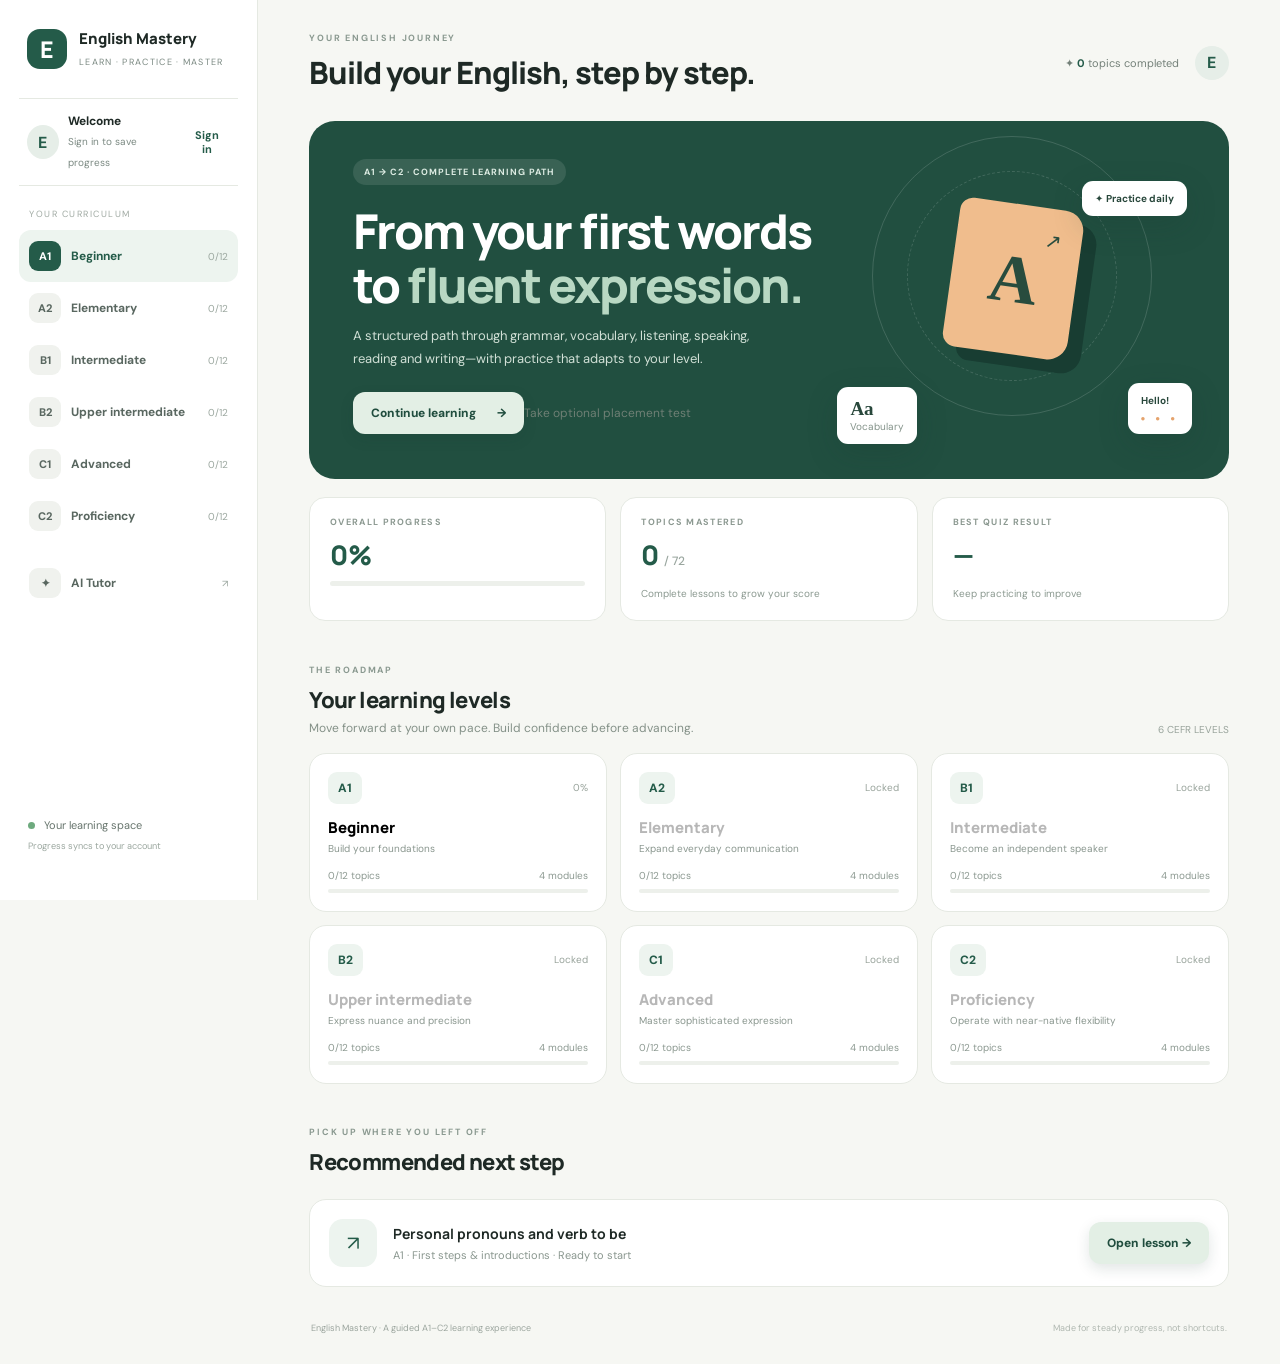
<file: index.html>
<!doctype html>
<html lang="es"><head><meta charset="utf-8"><meta name="viewport" content="width=device-width,initial-scale=1"><meta name="theme-color" content="#f6f7f3"><title>English Mastery · A1—C2</title><link rel="stylesheet" href="/styles.css"><link rel="stylesheet" href="/learning.css"></head><body>
<div class="app-shell"><aside class="sidebar"><a class="brand" href="#home"><span class="brand-mark">E</span><span><b>English Mastery</b><small>LEARN · PRACTICE · MASTER</small></span></a><div class="profile" id="profile"><div class="avatar">E</div><div><b>Welcome</b><small>Sign in to save progress</small></div><button class="text-btn" id="signBtn">Sign in</button></div><nav id="levelNav" aria-label="Course levels"></nav><div class="side-foot"><span class="live-dot"></span> Your learning space<br><small>Progress syncs to your account</small></div></aside>
<main class="main"><header class="topbar"><div><div class="eyebrow">YOUR ENGLISH JOURNEY</div><h1 id="pageTitle">Build your English, step by step.</h1></div><div class="top-actions"><span class="streak">✦ <b id="doneCount">0</b> topics completed</span><button class="avatar-mini" id="accountBtn" aria-label="Account">E</button></div></header>
<section id="diagnostic" class="view"><div id="diagnosticContent"></div></section>
<section id="dashboard" class="view active"><div class="hero"><div class="hero-copy"><span class="pill light">A1 → C2 · COMPLETE LEARNING PATH</span><h2>From your first words<br>to <em>fluent expression.</em></h2><p>A structured path through grammar, vocabulary, listening, speaking, reading and writing—with practice that adapts to your level.</p><button class="primary" id="continueBtn">Continue learning <span>→</span></button><button class="back-link" id="optionalDiagnostic" style="margin-top:12px">Take optional placement test</button></div><div class="hero-art" aria-hidden="true"><div class="orbit orbit-one"></div><div class="orbit orbit-two"></div><div class="book">A<span>↗</span></div><div class="float-card card-a">✦ <b>Practice daily</b></div><div class="float-card card-b">Hello! <span>● ● ●</span></div><div class="float-card card-c">Aa <small>Vocabulary</small></div></div></div>
<div class="stats-grid"><article class="stat"><span>OVERALL PROGRESS</span><strong id="overallPct">0%</strong><div class="progress-track"><i id="overallBar"></i></div></article><article class="stat"><span>TOPICS MASTERED</span><strong id="topicCount">0 <small>/ 0</small></strong><small>Complete lessons to grow your score</small></article><article class="stat"><span>BEST QUIZ RESULT</span><strong id="bestScore">—</strong><small>Keep practicing to improve</small></article></div>
<div class="section-head"><div><span class="eyebrow">THE ROADMAP</span><h2>Your learning levels</h2><p>Move forward at your own pace. Build confidence before advancing.</p></div><span class="subtle">6 CEFR LEVELS</span></div><div id="levelCards" class="level-grid"></div>
<div class="section-head module-head"><div><span class="eyebrow">PICK UP WHERE YOU LEFT OFF</span><h2>Recommended next step</h2></div></div><div id="nextCard"></div></section>
<section id="lesson" class="view"><button class="back-link" id="backHome">← Back to roadmap</button><div id="lessonContent"></div></section>
<section id="quiz" class="view"><button class="back-link" id="backLesson">← Back to lesson</button><div id="quizContent"></div></section>
<section id="tutor" class="view"><div class="section-head"><div><span class="eyebrow">YOUR PERSONAL AI TEACHER</span><h2>Practice with your AI tutor</h2><p>Ask for a clear explanation, fresh exercises, vocabulary or feedback on your own sentences.</p></div></div><div class="tutor-layout"><div class="tutor-controls"><label>What do you want to do?<select id="tutorTask"><option value="practice">Generate practice</option><option value="explain">Explain a grammar point</option><option value="vocabulary">Vocabulary drill</option><option value="feedback">Correct grammar / writing / speaking (graded)</option></select></label><label>Topic or grammar point<input id="tutorTopic" placeholder="e.g. Present simple vs present continuous"></label><label>Your level<select id="tutorLevel"><option>A1</option><option>A2</option><option>B1</option><option>B2</option><option>C1</option><option>C2</option></select></label><label>What should Gemini evaluate?<select id="tutorSkill"><option value="grammar">Grammar</option><option value="writing">Writing</option><option value="speaking">Speaking transcript</option></select></label><label id="tutorInputWrap">Your sentence or answer (optional)<textarea id="tutorInput" rows="4" placeholder="Write your answer here..."></textarea></label><button class="primary" id="askTutor">Ask my tutor <span>✦</span></button></div><article class="tutor-output"><div class="output-head"><span class="sparkle">✦</span><b>Tutor response</b><span class="subtle">AI POWERED</span></div><div id="tutorResponse" class="response-body"><div class="empty-orb">✦</div><h3>Your next breakthrough starts here.</h3><p>Choose a learning activity and your tutor will prepare a personalized response.</p></div></article></div></section>
<footer>English Mastery · A guided A1–C2 learning experience <span>Made for steady progress, not shortcuts.</span></footer></main></div><div id="toast" role="status" class="toast"></div><script src="/app.js" defer></script><script src="/diagnostic.js" defer></script><script src="/learning.js" defer></script></body></html>
</file>
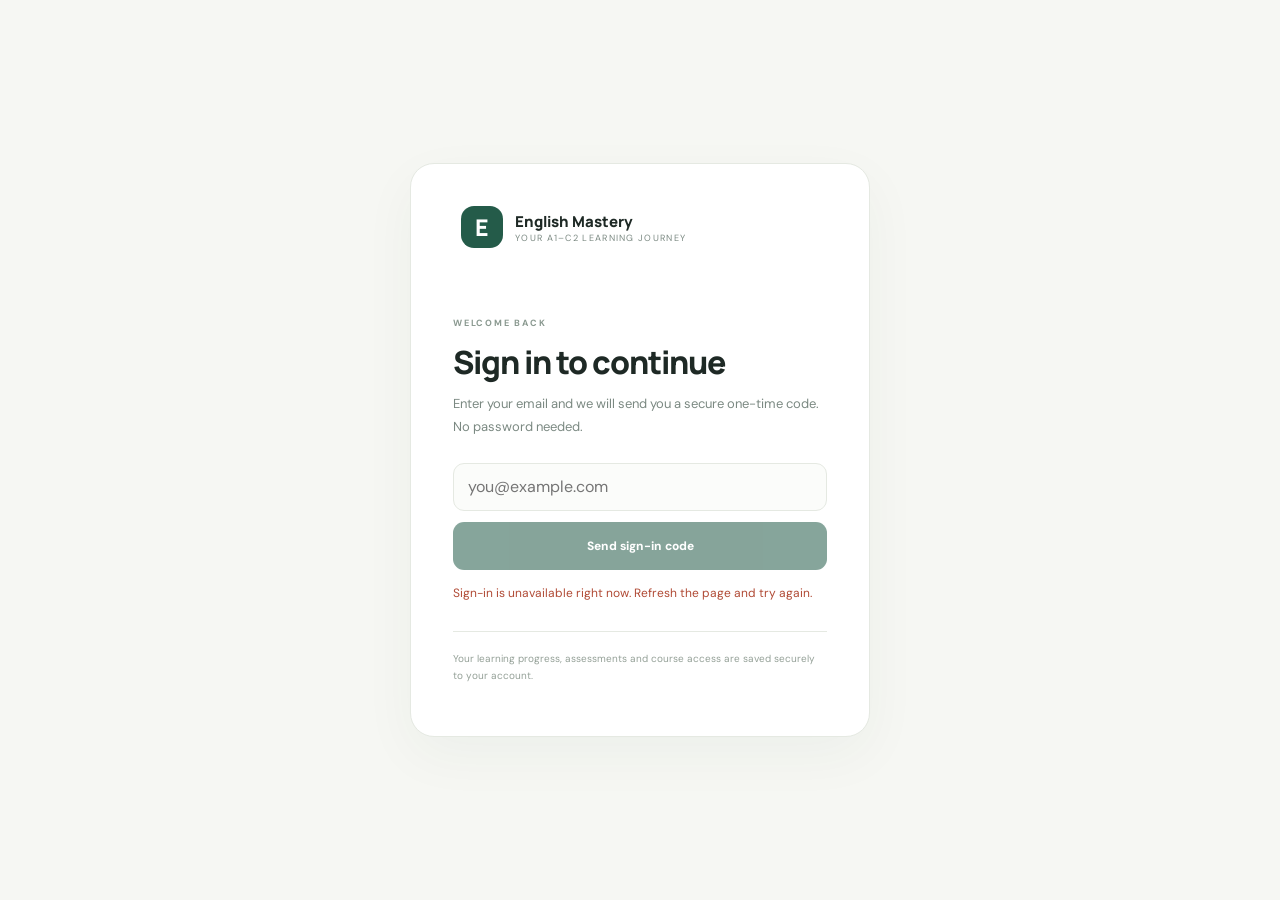
<file: login.html>
<!doctype html>
<html lang="en">
<head>
<meta charset="utf-8">
<meta name="viewport" content="width=device-width,initial-scale=1">
<meta name="robots" content="noindex,nofollow">
<meta name="theme-color" content="#f6f7f3">
<title>Sign in · English Mastery</title>
<link rel="stylesheet" href="/styles.css">
<style>
*{box-sizing:border-box}
body{min-height:100vh;display:grid;place-items:center;margin:0;padding:24px;background:var(--paper);color:var(--ink);font-family:'DM Sans',sans-serif}
.auth-shell{width:min(100%,460px);background:#fff;border:1px solid var(--line);border-radius:24px;padding:clamp(25px,6vw,42px);box-shadow:0 18px 55px #203c2c0b}
.brand{display:flex;align-items:center;gap:12px;margin-bottom:34px}
.brand-mark{width:42px;height:42px;display:grid;place-items:center;border-radius:13px;background:var(--green);color:#fff;font:800 23px Manrope}
.brand b{display:block;font:800 15px Manrope}.brand small{display:block;color:var(--muted);font-size:9px;letter-spacing:1.3px}
.eyebrow{font-size:9px;letter-spacing:1.8px;font-weight:700;color:#8a9990}
h1{font:800 clamp(25px,5vw,32px) Manrope;letter-spacing:-1px;margin:9px 0}
.sub{font-size:13px;line-height:1.7;color:#7b8982;margin:0 0 25px}
input,button{width:100%;height:48px;border-radius:11px;font:inherit}
input{padding:0 14px;border:1px solid var(--line);background:#fbfcfa;color:var(--ink);outline-color:#82a88d}
button{margin-top:11px;border:0;background:var(--green);color:#fff;font-weight:800;font-size:12px;cursor:pointer}
button:disabled{opacity:.55;cursor:wait}
button.alt{background:transparent;color:#718078;font-weight:600}
.msg{min-height:22px;margin:14px 0 0;font-size:12px;line-height:1.5;color:#718078}
.msg.err{color:#b04a35}
.note{margin-top:25px;padding-top:18px;border-top:1px solid var(--line);font-size:10px;line-height:1.7;color:#94a097}
[hidden]{display:none!important}
</style>
</head>
<body>
<main class="auth-shell">
 <div class="brand"><div class="brand-mark">E</div><div><b>English Mastery</b><small>YOUR A1–C2 LEARNING JOURNEY</small></div></div>
 <span class="eyebrow">WELCOME BACK</span>
 <h1 id="title">Sign in to continue</h1>
 <p class="sub" id="sub">Enter your email and we will send you a secure one-time code. No password needed.</p>
 <form id="form" novalidate>
  <div id="email-row"><input id="email" name="email" type="email" placeholder="you@example.com" autocomplete="username webauthn" autocapitalize="off" autocorrect="off" spellcheck="false" required aria-label="Email address"></div>
  <div id="code-row" hidden><input id="code" name="code" type="text" inputmode="numeric" placeholder="6-digit code" autocomplete="one-time-code" maxlength="6" pattern="[0-9]*" aria-label="6-digit code"></div>
  <button id="submit" type="submit">Send sign-in code</button>
  <button id="back" class="alt" type="button" hidden>Use a different email</button>
 </form>
 <div id="passkey" hidden><button id="passkey-add" type="button">Add a passkey</button><button id="passkey-skip" class="alt" type="button">Not now</button></div>
 <p class="msg" id="msg" role="status" aria-live="polite"></p>
 <p class="note">Your learning progress, assessments and course access are saved securely to your account.</p>
</main>
<script>
(function(){
 var A=window.hatchable&&window.hatchable.auth,form=document.getElementById('form'),emailRow=document.getElementById('email-row'),codeRow=document.getElementById('code-row'),emailEl=document.getElementById('email'),codeEl=document.getElementById('code'),submit=document.getElementById('submit'),back=document.getElementById('back'),msg=document.getElementById('msg'),sub=document.getElementById('sub'),title=document.getElementById('title'),passkey=document.getElementById('passkey'),add=document.getElementById('passkey-add'),skip=document.getElementById('passkey-skip');
 var step='email',hasPasskey=false;
 function next(){var raw=new URLSearchParams(location.search).get('next')||'/';if(typeof raw!=='string'||raw.charAt(0)!=='/'||raw.charAt(1)==='/')return '/';for(var i=0;i<raw.length;i++){var c=raw.charCodeAt(i);if(c<32||c===92||c===127)return '/'}return raw}
 function done(){location.replace(next())}
 function say(t,err){msg.textContent=t||'';msg.className='msg'+(err?' err':'')}
 function declined(){try{return localStorage.getItem('english_mastery_passkey_declined')==='1'}catch(e){return false}}
 function decline(){try{localStorage.setItem('english_mastery_passkey_declined','1')}catch(e){}}
 function finish(){if(hasPasskey||declined()||!A.registerPasskey||!A.supportsPasskeys||!A.supportsPasskeys()){done();return}step='passkey';form.hidden=true;title.textContent="You're signed in";sub.textContent='Add a passkey to sign in next time with your fingerprint, face or screen lock.';say('');passkey.hidden=false;add.focus()}
 if(!A){say('Sign-in is unavailable right now. Refresh the page and try again.',true);submit.disabled=true;return}
 A.getSession().then(function(s){if(s&&s.user)done()}).catch(function(){});
 if(A.attachPasskeyAutofill){try{A.attachPasskeyAutofill(emailEl).then(function(r){if(r&&r.user)done()}).catch(function(){})}catch(e){}}
 add.addEventListener('click',function(){add.disabled=true;skip.disabled=true;say('');A.registerPasskey().then(function(r){if(!r)decline();done()}).catch(function(e){add.disabled=false;skip.disabled=false;say(e&&e.message||'Could not save the passkey. You can continue without one.',true)})});
 skip.addEventListener('click',function(){decline();done()});
 back.addEventListener('click',function(){step='email';codeRow.hidden=true;emailRow.hidden=false;back.hidden=true;submit.textContent='Send sign-in code';sub.textContent='Enter your email and we will send you a secure one-time code. No password needed.';say('');emailEl.focus()});
 form.addEventListener('submit',function(e){e.preventDefault();if(step==='passkey')return;submit.disabled=true;
  if(step==='email'){var email=(emailEl.value||'').trim();if(!email){submit.disabled=false;say('Enter your email address.',true);return}
   A.startLogin({email:email}).then(function(r){hasPasskey=!!(r&&r.has_passkey);if(hasPasskey&&A.supportsPasskeys&&A.supportsPasskeys())return A.signInWithPasskey({email:email}).then(function(d){if(d&&d.user){done();return null}return 'code'}).catch(function(){return 'code'});return 'code'}).then(function(v){if(v!=='code')return;step='code';emailRow.hidden=true;codeRow.hidden=false;back.hidden=false;submit.textContent='Verify and sign in';sub.textContent='Enter the code sent to '+email+'.';say('Code sent. It expires in 10 minutes.');codeEl.focus()}).catch(function(err){say(err&&err.status===429?'Too many attempts. Try again shortly.':err&&err.message||'Could not send the code. Check the email address.',true)}).then(function(){submit.disabled=false});return}
  A.verifyCode({email:(emailEl.value||'').trim(),code:(codeEl.value||'').trim()}).then(function(d){if(d&&d.user){finish();return}say('That code did not work. Try again.',true)}).catch(function(err){say(err&&err.message||'That code did not work. Try again.',true)}).then(function(){submit.disabled=false});
 });
 emailEl.focus();
})();
</script>
</body>
</html>
</file>
<file: styles.css>
@import url('https://fonts.googleapis.com/css2?family=DM+Sans:wght@400;500;600;700&family=Manrope:wght@400;500;600;700;800&display=swap');:root{--ink:#1e2925;--muted:#7b8982;--paper:#f6f7f3;--white:#fff;--green:#245b49;--mint:#dcebe2;--line:#e5e9e2;--orange:#f2a66b;--radius:20px}*{box-sizing:border-box}body{margin:0;background:var(--paper);color:var(--ink);font-family:'DM Sans',sans-serif}button,input,select,textarea{font:inherit}button{cursor:pointer}.app-shell{min-height:100vh}.sidebar{position:fixed;inset:0 auto 0 0;width:258px;background:#fff;border-right:1px solid var(--line);padding:28px 19px;display:flex;flex-direction:column;z-index:5}.brand{display:flex;align-items:center;gap:12px;color:var(--ink);text-decoration:none;padding:0 8px 28px}.brand-mark{width:40px;height:40px;border-radius:13px;background:var(--green);color:white;display:grid;place-items:center;font:800 23px Manrope}.brand b{display:block;font:800 15px Manrope}.brand small{font-size:9px;letter-spacing:1.3px;color:var(--muted)}.profile{display:flex;align-items:center;gap:9px;padding:14px 8px;border-block:1px solid var(--line);margin-bottom:22px}.avatar,.avatar-mini{width:34px;height:34px;border-radius:50%;background:#e6eee8;color:var(--green);display:grid;place-items:center;font-weight:700;border:0}.profile b{font-size:12px;display:block}.profile small{font-size:10px;color:var(--muted)}.text-btn{margin-left:auto;background:none;border:0;color:var(--green);font-size:11px;font-weight:700}.nav-label{font-size:9px;letter-spacing:1.5px;color:#a0aaa3;padding:0 10px 10px}.level-nav{display:grid;gap:5px}.nav-level{display:flex;align-items:center;gap:10px;padding:11px 10px;border:0;background:transparent;border-radius:12px;color:#596760;text-align:left;width:100%}.nav-level:hover,.nav-level.active{background:#edf4ef;color:var(--green)}.level-chip{width:32px;height:30px;border-radius:9px;background:#f0f2ee;display:grid;place-items:center;font-size:11px;font-weight:800}.nav-level.active .level-chip{background:var(--green);color:white}.nav-level b{font-size:12px}.nav-level small{margin-left:auto;font-size:10px;color:#9ba79f}.side-foot{margin-top:auto;padding:16px 9px;color:#67756d;font-size:11px;line-height:1.8}.side-foot small{color:#9ba79f}.live-dot{display:inline-block;width:7px;height:7px;background:#6eaa7e;border-radius:50%;margin-right:6px}.main{margin-left:258px;padding:32px clamp(22px,4vw,62px) 20px;max-width:1600px}.topbar{display:flex;justify-content:space-between;align-items:center;margin-bottom:28px}.eyebrow{font-size:9px;letter-spacing:1.8px;font-weight:700;color:#8a9990}.topbar h1{font:800 clamp(22px,2.4vw,31px) Manrope;margin:7px 0 0;letter-spacing:-1px}.top-actions{display:flex;align-items:center;gap:16px}.streak{font-size:11px;color:#748179}.streak b{color:var(--green)}.view{display:none}.view.active{display:block}.hero{background:#214f40;color:white;border-radius:26px;min-height:310px;display:flex;overflow:hidden;position:relative;padding:38px 44px}.hero-copy{max-width:510px;position:relative;z-index:1}.pill{display:inline-block;border-radius:30px;padding:7px 11px;font-size:9px;letter-spacing:1px;font-weight:700}.pill.light{background:#ffffff1b;color:#dcebe2}.hero h2{font:800 clamp(31px,4vw,48px)/1.13 Manrope;letter-spacing:-2px;margin:19px 0 12px}.hero h2 em{font-style:normal;color:#b8d8c3}.hero p{font-size:13px;line-height:1.7;color:#d1e0d6;max-width:430px;margin-bottom:22px}.primary{background:#e3efe5;color:#204d3e;border:0;border-radius:12px;padding:13px 18px;font-weight:800;font-size:12px;box-shadow:0 5px 14px #173b2f20}.primary:hover{transform:translateY(-1px);background:#fff}.primary span{margin-left:18px}.hero-art{position:absolute;right:4%;top:0;width:39%;height:100%;min-width:260px}.orbit{position:absolute;border:1px solid #ffffff25;border-radius:50%;width:280px;height:280px;right:40px;top:15px}.orbit-two{width:210px;height:210px;right:75px;top:50px;border-style:dashed}.book{position:absolute;right:116px;top:83px;width:125px;height:150px;background:#f0bd8d;border-radius:13px 20px 20px 13px;box-shadow:15px 12px 0 #183d32;display:grid;place-items:center;color:#284c3e;font:800 68px Georgia;transform:rotate(8deg)}.book span{font:20px Manrope;position:absolute;right:20px;top:18px}.float-card{position:absolute;background:#fff;color:#28473b;border-radius:11px;padding:11px 13px;font-size:10px;box-shadow:0 10px 30px #16392f35}.card-a{right:5px;top:60px}.card-b{right:0;bottom:45px;font-weight:700}.card-b span{display:block;color:#e5a36d;font-size:8px;letter-spacing:4px;margin-top:6px}.card-c{left:4px;bottom:35px;font:800 19px Georgia}.card-c small{display:block;font:10px 'DM Sans';color:#84938a}.stats-grid{display:grid;grid-template-columns:repeat(3,1fr);gap:14px;margin:18px 0 36px}.stat{background:white;border:1px solid var(--line);border-radius:16px;padding:18px 20px}.stat>span{display:block;color:#8c9991;font-size:9px;letter-spacing:1.3px;font-weight:700}.stat strong{display:block;font:800 27px Manrope;margin:8px 0;color:var(--green)}.stat strong small{font:500 12px 'DM Sans';color:#9aa69f}.stat>small{font-size:10px;color:#8b9990}.progress-track{height:5px;background:#edf0eb;border-radius:9px;overflow:hidden}.progress-track i{display:block;height:100%;width:0;background:#5c9676;border-radius:9px;transition:width .3s}.section-head{display:flex;justify-content:space-between;align-items:end;margin-bottom:17px}.section-head h2{font:800 22px Manrope;margin:7px 0 5px;letter-spacing:-.6px}.section-head p{font-size:12px;color:#849188;margin:0}.subtle{font-size:10px;color:#98a39b}.level-grid{display:grid;grid-template-columns:repeat(3,1fr);gap:13px}.level-card{background:white;border:1px solid var(--line);border-radius:17px;padding:18px;text-align:left;transition:.2s;cursor:pointer}.level-card:hover{transform:translateY(-3px);box-shadow:0 12px 30px #243b2c0d;border-color:#c4d6c9}.level-card-top{display:flex;justify-content:space-between;align-items:center}.level-badge{background:#edf4ef;color:var(--green);border-radius:9px;padding:8px 10px;font-weight:800;font-size:12px}.level-card h3{font:800 15px Manrope;margin:13px 0 4px}.level-card p{font-size:10px;color:#89968e;margin:0 0 14px}.level-meta{display:flex;justify-content:space-between;color:#8c9991;font-size:10px;margin-bottom:7px}.level-card .progress-track{height:4px}.module-head{margin-top:35px}.next-card{background:white;border:1px solid var(--line);padding:19px;border-radius:17px;display:flex;align-items:center;gap:16px}.next-icon{width:48px;height:48px;background:#edf4ef;color:var(--green);display:grid;place-items:center;border-radius:14px;font-size:20px}.next-card h3{font:700 14px Manrope;margin:0 0 5px}.next-card p{font-size:11px;color:#8a978f;margin:0}.next-card button{margin-left:auto}.back-link{border:0;background:none;color:#6e7f74;font-size:12px;padding:0;margin:2px 0 20px}.lesson-head{background:#e7f0e8;border-radius:22px;padding:28px 30px;margin-bottom:18px}.lesson-head h2{font:800 30px Manrope;margin:8px 0}.lesson-head p{color:#63766a;font-size:13px;max-width:720px;line-height:1.7}.lesson-layout{display:grid;grid-template-columns:minmax(0,1fr) 270px;gap:17px}.lesson-main,.lesson-aside,.quiz-panel{background:white;border:1px solid var(--line);border-radius:18px;padding:23px}.lesson-main h3,.lesson-aside h3{font:800 16px Manrope;margin:0 0 12px}.lesson-main p,.lesson-main li{font-size:13px;line-height:1.8;color:#59675f}.example{background:#f4f7f3;border-left:3px solid #6e9d7b;padding:13px 15px;border-radius:0 10px 10px 0;margin:13px 0;font-size:12px;line-height:1.7}.example b{color:var(--green)}.visual-cards{display:grid;grid-template-columns:repeat(3,1fr);gap:10px;margin:15px 0}.visual-card{background:#f7f8f5;border:1px solid var(--line);border-radius:12px;padding:14px}.visual-card strong{display:block;color:var(--green);font:800 17px Manrope;margin-bottom:5px}.visual-card small{font-size:10px;color:#829087;line-height:1.5}.lesson-aside{height:max-content}.lesson-aside p{font-size:11px;line-height:1.7;color:#748279}.topic-list{display:grid;gap:7px}.topic-row{display:flex;align-items:center;gap:10px;border:1px solid var(--line);background:white;border-radius:12px;padding:12px;width:100%;text-align:left}.topic-row.selected{border-color:#83aa8e;background:#f5f9f5}.topic-row .check{width:22px;height:22px;border:1px solid #d5ded6;border-radius:50%;display:grid;place-items:center;font-size:10px;color:#fff}.topic-row.done .check{background:#4f8c68;border-color:#4f8c68}.topic-row b{font-size:11px}.topic-row small{display:block;color:#94a097;font-size:9px;margin-top:3px}.topic-row .arrow{margin-left:auto;color:#9ca9a0}.quiz-panel{max-width:850px;margin:auto}.quiz-panel h2{font:800 26px Manrope}.question{padding:17px 0;border-bottom:1px solid var(--line)}.question p{font-size:13px;font-weight:700}.option{display:flex;gap:9px;align-items:center;padding:9px 11px;border:1px solid var(--line);border-radius:9px;margin:7px 0;font-size:12px;cursor:pointer}.option:has(input:checked){border-color:#7aa389;background:#f2f7f3}.option input{accent-color:#2e6a51}.quiz-actions{display:flex;justify-content:space-between;align-items:center;margin-top:20px}.tutor-layout{display:grid;grid-template-columns:310px 1fr;gap:17px}.tutor-controls,.tutor-output{background:white;border:1px solid var(--line);border-radius:18px;padding:22px}.tutor-controls label{display:block;font-size:11px;font-weight:700;color:#58675e;margin-bottom:14px}.tutor-controls input,.tutor-controls select,.tutor-controls textarea{display:block;width:100%;margin-top:7px;border:1px solid #e0e6df;border-radius:9px;padding:10px;color:var(--ink);background:#fbfcfa;font-size:12px}.tutor-controls .primary{width:100%;background:var(--green);color:white}.output-head{display:flex;align-items:center;gap:9px;padding-bottom:15px;border-bottom:1px solid var(--line);font-size:12px}.output-head .subtle{margin-left:auto}.sparkle{color:#c18b54}.response-body{padding:22px 5px;font-size:13px;line-height:1.8;white-space:pre-wrap;color:#536259}.empty-orb{width:48px;height:48px;background:#edf4ef;border-radius:50%;display:grid;place-items:center;color:var(--green);font-size:21px}.response-body h3{font:800 18px Manrope;color:var(--ink)}.response-body p{color:#87938c}.toast{position:fixed;bottom:24px;right:24px;background:#213f32;color:white;padding:12px 17px;border-radius:10px;font-size:12px;opacity:0;transform:translateY(8px);transition:.2s;pointer-events:none;z-index:20}.toast.show{opacity:1;transform:none}footer{display:flex;justify-content:space-between;color:#9ba59e;font-size:9px;padding:35px 2px 10px}footer span{color:#b0b8b1}@media(max-width:1000px){.sidebar{width:215px}.main{margin-left:215px;padding:25px}.hero{padding:30px}.hero-art{opacity:.65;right:-30px}.level-grid{grid-template-columns:repeat(2,1fr)}}@media(max-width:700px){.sidebar{position:relative;width:100%;height:auto;padding:13px 15px}.brand{padding:0 3px 12px}.profile{display:none}.sidebar nav{display:flex;overflow:auto;gap:5px;padding-bottom:4px}.nav-label,.side-foot{display:none}.nav-level{min-width:max-content;padding:7px}.nav-level small{display:none}.main{margin:0;padding:20px 15px}.topbar{margin-bottom:18px}.topbar h1{font-size:20px}.streak{display:none}.hero{padding:25px;min-height:300px}.hero-art{opacity:.22;right:-90px}.hero-copy{max-width:100%}.hero h2{font-size:34px}.hero p{max-width:90%}.stats-grid{gap:7px}.stat{padding:12px 10px}.stat strong{font-size:21px}.stat>span{font-size:7px}.level-grid{grid-template-columns:1fr 1fr}.level-card{padding:13px}.lesson-layout,.tutor-layout{grid-template-columns:1fr}.visual-cards{grid-template-columns:1fr}.next-card{align-items:flex-start;flex-wrap:wrap}.next-card button{margin-left:64px}.lesson-head{padding:20px}.lesson-head h2{font-size:25px}footer{display:block;line-height:2}footer span{display:block}}
</file>
<file: learning.css>
.lesson-engine{min-width:0}.lesson-tabs{display:flex;flex-wrap:wrap;gap:7px;border-bottom:1px solid var(--line);padding-bottom:12px;margin-bottom:20px}.lesson-tab,.secondary{border:1px solid var(--line);background:#fff;border-radius:9px;padding:9px 12px;font-size:11px;color:#53645a}.lesson-tab.active{background:#245b49;color:#fff;border-color:#245b49}.lesson-pane{display:none}.lesson-pane.active{display:block}.lesson-pane h3{margin:0 0 12px}.lesson-pane h4{font:700 14px Manrope;margin:20px 0 10px}.audio-panel,.practice-card,.reading-card,.assessment-box,.mastery-panel{border:1px solid var(--line);border-radius:14px;padding:17px;margin:14px 0;background:#fbfcfa}.audio-panel p,.small-note{font-size:11px;color:#849188;line-height:1.6}.audio-panel .primary,.audio-panel .secondary{margin:6px 6px 6px 0}.audio-orb{font-size:25px;color:var(--green)}.hidden{display:none!important}.practice-card textarea,.lesson-pane textarea{width:100%;border:1px solid #dfe6df;border-radius:10px;padding:12px;margin:12px 0;font:12px 'DM Sans';background:#fff}.vocab-grid{display:grid;grid-template-columns:repeat(2,1fr);gap:9px}.vocab-card{border:1px solid var(--line);border-radius:10px;padding:13px;background:#f8faf7}.vocab-card b,.vocab-card small{display:block}.vocab-card small{font-size:10px;color:#829087;margin-top:5px}.shadow-line{display:flex;justify-content:space-between;align-items:center;gap:10px;padding:12px;border-bottom:1px solid var(--line);font-size:12px}.skill-section-head{margin-bottom:12px}.skill-kicker{font-size:9px;letter-spacing:1.5px;color:#8a9990;font-weight:800}.status-row{display:flex;justify-content:space-between;border-bottom:1px solid var(--line);padding:9px 0;font-size:12px}.status-row b{color:var(--green)}.mastery-panel{margin-top:22px}.mastery-panel>p{font-size:12px;color:#718078;line-height:1.6}.lesson-bottom{display:flex;justify-content:space-between;gap:10px;margin-top:20px}.lesson-bottom button:disabled{opacity:.4;cursor:not-allowed}.evaluation-result{background:#f1f6f1;border-radius:10px;padding:14px;margin-top:12px;font-size:12px;line-height:1.7}.evaluation-result h4{color:var(--green)}.assessment-box .question{padding:10px 0}.assessment-box>p{font-size:12px;color:#748279}.small-note{font-size:10px}.lesson-engine .primary{margin-top:10px}@media(max-width:700px){.lesson-tabs{display:grid;grid-template-columns:repeat(2,1fr)}.lesson-tab{width:100%}.vocab-grid{grid-template-columns:1fr}.lesson-bottom{flex-direction:column}.lesson-bottom button{width:100%}}
</file>
